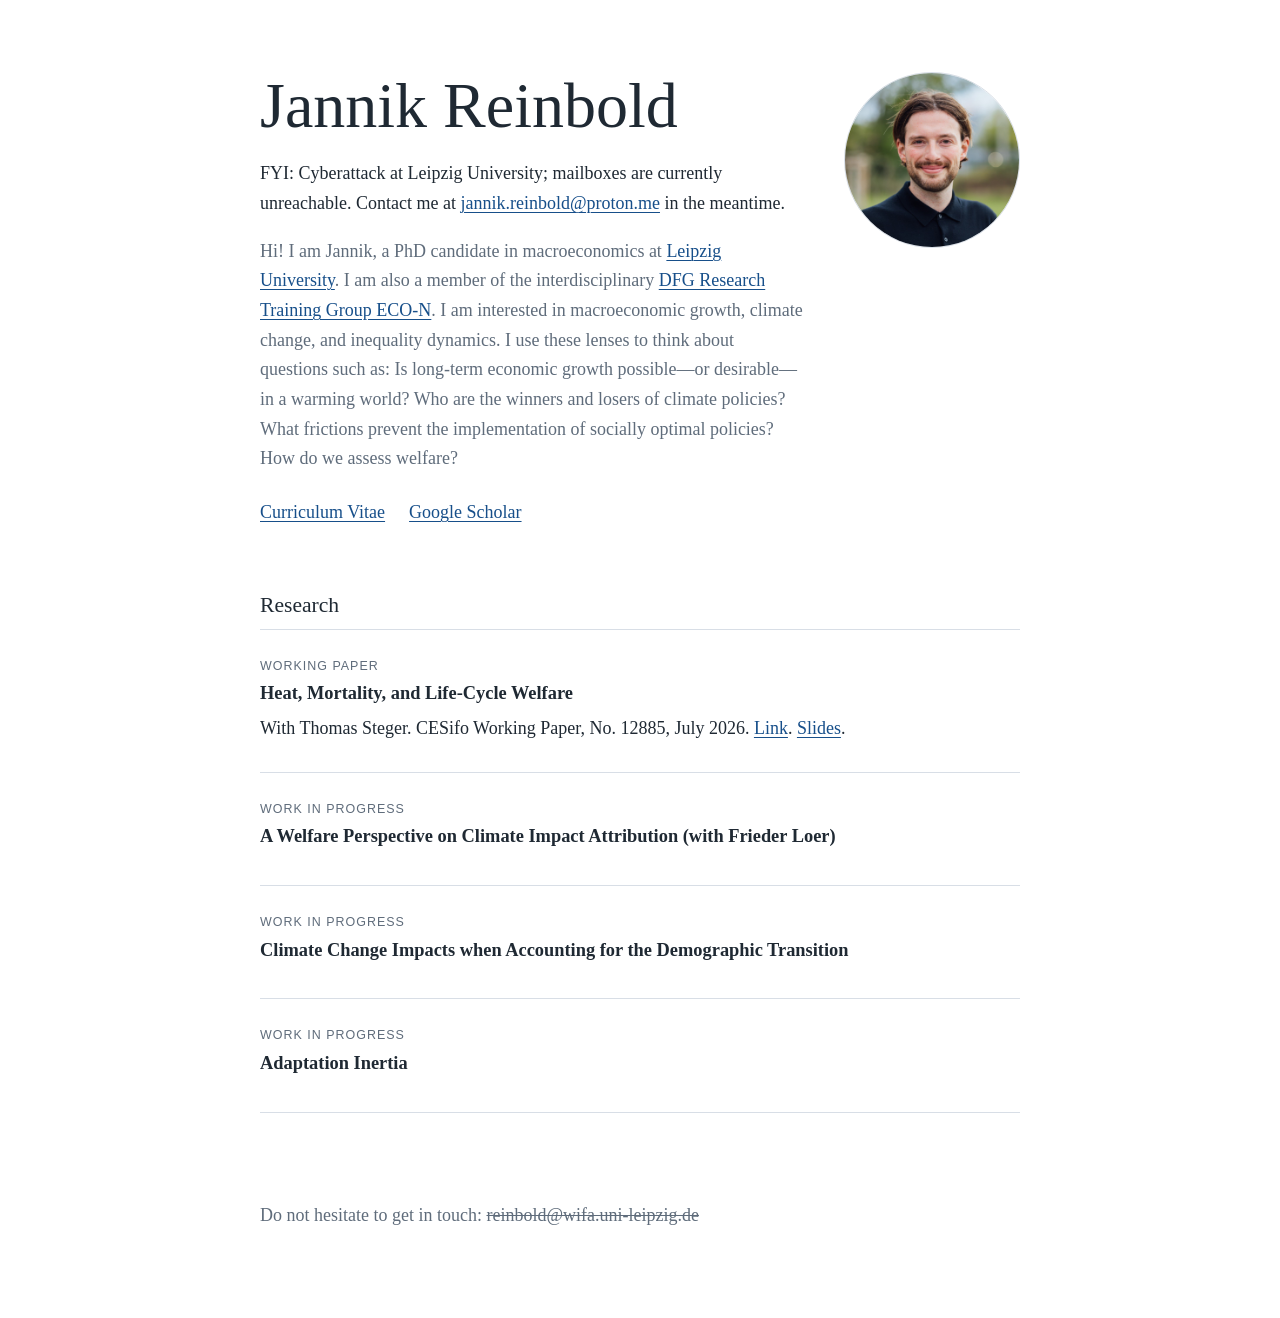
<file: index.html>
<!DOCTYPE html>
<html lang="en">
<head>
  <meta charset="utf-8">
  <meta name="viewport" content="width=device-width, initial-scale=1">
  <meta name="description" content="Academic website for Jannik Reinbold.">
  <title>Jannik Reinbold</title>
  <link rel="stylesheet" href="styles.css">
</head>
<body>
  <main class="page">
    <header class="site-header">
      <div class="profile-header">
        <div class="profile-copy">
          <h1>Jannik Reinbold</h1>
          <p>
            FYI: Cyberattack at Leipzig University; mailboxes are currently unreachable.
            Contact me at <a href="mailto:jannik.reinbold@proton.me">jannik.reinbold@proton.me</a>
            in the meantime.
          </p>
          <p class="intro">
            Hi! I am Jannik, a PhD candidate in macroeconomics at
            <a href="https://www.wifa.uni-leipzig.de/en/economics-group">Leipzig University</a>.
            I am also a member of the interdisciplinary
            <a href="https://eco-n.org/">DFG Research Training Group ECO-N</a>.
            I am interested in macroeconomic growth,
            climate change, and inequality dynamics. I use these lenses to think
            about questions such as: Is long-term economic growth possible&mdash;or
            desirable&mdash;in a warming world? Who are the winners and losers of
            climate policies? What frictions prevent the implementation of
            socially optimal policies? How do we assess welfare?
          </p>
          <nav class="links" aria-label="Profile links">
            <a href="cv.pdf">Curriculum Vitae</a>
            <a href="https://scholar.google.com/citations?user=cYjU0GYAAAAJ">Google Scholar</a>
          </nav>
        </div>
        <img
          class="profile-photo"
          src="assets/jannik-reinbold.jpeg"
          alt="Portrait of Jannik Reinbold"
          width="800"
          height="800"
        >
      </div>
    </header>

    <section class="research" aria-labelledby="research-heading">
      <h2 id="research-heading">Research</h2>

      <article class="research-item">
        <p class="item-type">Working paper</p>
        <h3>Heat, Mortality, and Life-Cycle Welfare</h3>
        <p>
          With Thomas Steger. CESifo Working Paper, No. 12885, July 2026.
          <a href="https://www.ifo.de/en/cesifo/publications/2026/working-paper/heat-induced-mortality-and-life-cycle-welfare-along-income">Link</a>.
          <a href="heat_mortality_slides.pdf">Slides</a>.
        </p>
      </article>

      <article class="research-item">
        <p class="item-type">Work in progress</p>
        <h3>A Welfare Perspective on Climate Impact Attribution (with Frieder Loer)</h3>
      </article>

      <article class="research-item">
        <p class="item-type">Work in progress</p>
        <h3>Climate Change Impacts when Accounting for the Demographic Transition</h3>
      </article>

      <article class="research-item">
        <p class="item-type">Work in progress</p>
        <h3>Adaptation Inertia</h3>
      </article>
    </section>

    <footer class="site-footer">
      <p>
        Do not hesitate to get in touch:
        <s>reinbold@wifa.uni-leipzig.de</s>
      </p>
    </footer>
  </main>
</body>
</html>
</file>
<file: styles.css>
:root {
  color-scheme: light;
  --background: #ffffff;
  --text: #1f2933;
  --muted: #5f6c7b;
  --rule: #d8dee6;
  --link: #174f8a;
  --link-hover: #0b2f57;
}

* {
  box-sizing: border-box;
}

body {
  margin: 0;
  background: var(--background);
  color: var(--text);
  font-family: Georgia, "Times New Roman", serif;
  font-size: 18px;
  line-height: 1.65;
}

a {
  color: var(--link);
  text-decoration-thickness: 1px;
  text-underline-offset: 0.16em;
}

a:hover,
a:focus {
  color: var(--link-hover);
}

.page {
  width: min(100% - 32px, 760px);
  margin: 0 auto;
  padding: 72px 0 88px;
}

.site-header {
  margin-bottom: 64px;
}

.profile-header {
  display: flex;
  align-items: flex-start;
  justify-content: space-between;
  gap: 40px;
}

.profile-copy {
  min-width: 0;
  flex: 1;
}

.profile-photo {
  width: 176px;
  height: 176px;
  flex: 0 0 auto;
  border: 1px solid var(--rule);
  border-radius: 50%;
  object-fit: cover;
}

h1,
h2,
h3,
p {
  margin-top: 0;
}

h1 {
  margin-bottom: 20px;
  font-size: 4rem;
  line-height: 1.05;
  font-weight: 400;
  letter-spacing: 0;
}

.intro {
  max-width: 650px;
  margin-bottom: 24px;
  color: var(--muted);
}

.links {
  display: flex;
  flex-wrap: wrap;
  gap: 12px 24px;
}

h2 {
  padding-bottom: 10px;
  border-bottom: 1px solid var(--rule);
  margin-bottom: 28px;
  font-size: 1.35rem;
  line-height: 1.25;
  font-weight: 400;
}

.research-item {
  padding: 0 0 28px;
  margin-bottom: 28px;
  border-bottom: 1px solid var(--rule);
}

.research-item:last-child {
  margin-bottom: 0;
}

.item-type {
  margin-bottom: 6px;
  color: var(--muted);
  font-family: Arial, Helvetica, sans-serif;
  font-size: 0.78rem;
  line-height: 1.4;
  letter-spacing: 0.08em;
  text-transform: uppercase;
}

h3 {
  margin-bottom: 8px;
  font-size: 1.15rem;
  line-height: 1.35;
  font-weight: 600;
}

.research-item p:last-child {
  margin-bottom: 0;
}

.site-footer {
  padding-top: 40px;
  margin-top: 48px;
  color: var(--muted);
}

.site-footer p {
  margin-bottom: 0;
}

@media (max-width: 560px) {
  body {
    font-size: 17px;
  }

  .page {
    width: min(100% - 24px, 760px);
    padding: 44px 0 56px;
  }

  .site-header {
    margin-bottom: 48px;
  }

  .profile-header {
    display: block;
  }

  .profile-photo {
    width: 136px;
    height: 136px;
    margin-top: 32px;
  }

  h1 {
    font-size: 2.55rem;
  }
}
</file>
